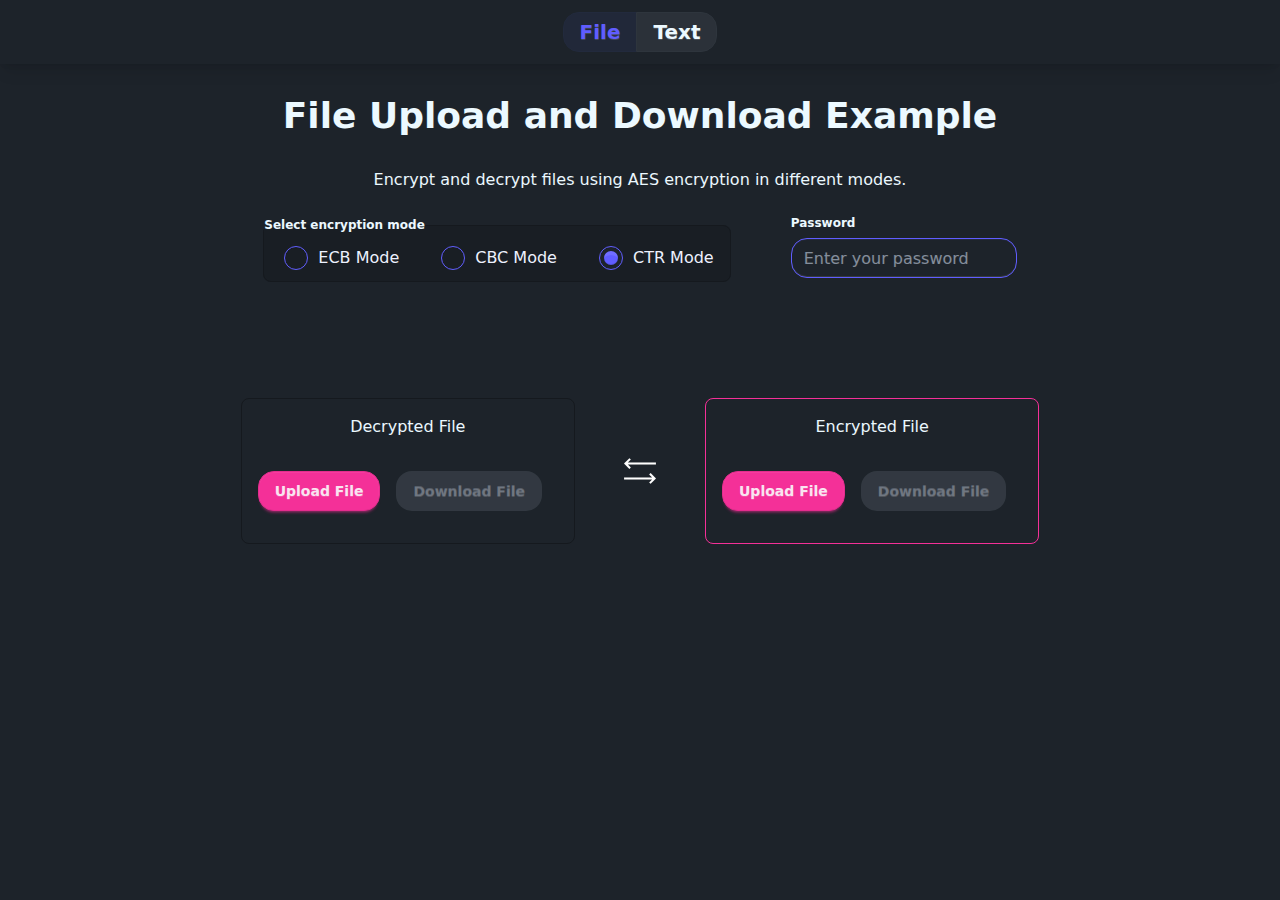
<file: szyfrowanie-symetryczne/index.html>
<!DOCTYPE html>
<html>
  <head>
    <title>cb-gui</title>
    <meta content="text/html;charset=utf-8" http-equiv="Content-Type" />
    <meta name="viewport" content="width=device-width, initial-scale=1" />
    <meta charset="UTF-8" />
  <link rel="preload" as="script" href="/szyfrowanie-symetryczne/assets/cb-gui-2983a1080baaf1d0.js" crossorigin><link rel="preload" as="fetch" type="application/wasm" href="/szyfrowanie-symetryczne/assets/cb-gui_bg-f3ed0e7f9aa0e3f0.wasm" crossorigin></head>
  <body>
    <div id="main"></div>
  <script>
            // We can't use a module script here because we need to start the script immediately when streaming
            import("/szyfrowanie-symetryczne/assets/cb-gui-2983a1080baaf1d0.js").then(
                ({ default: init }) => {
                init("/szyfrowanie-symetryczne/assets/cb-gui_bg-f3ed0e7f9aa0e3f0.wasm").then((wasm) => {
                    if (wasm.__wbindgen_start == undefined) {
                    wasm.main();
                    }
                });
                }
            );
            </script>
            
            </body>
</html>
</file>
